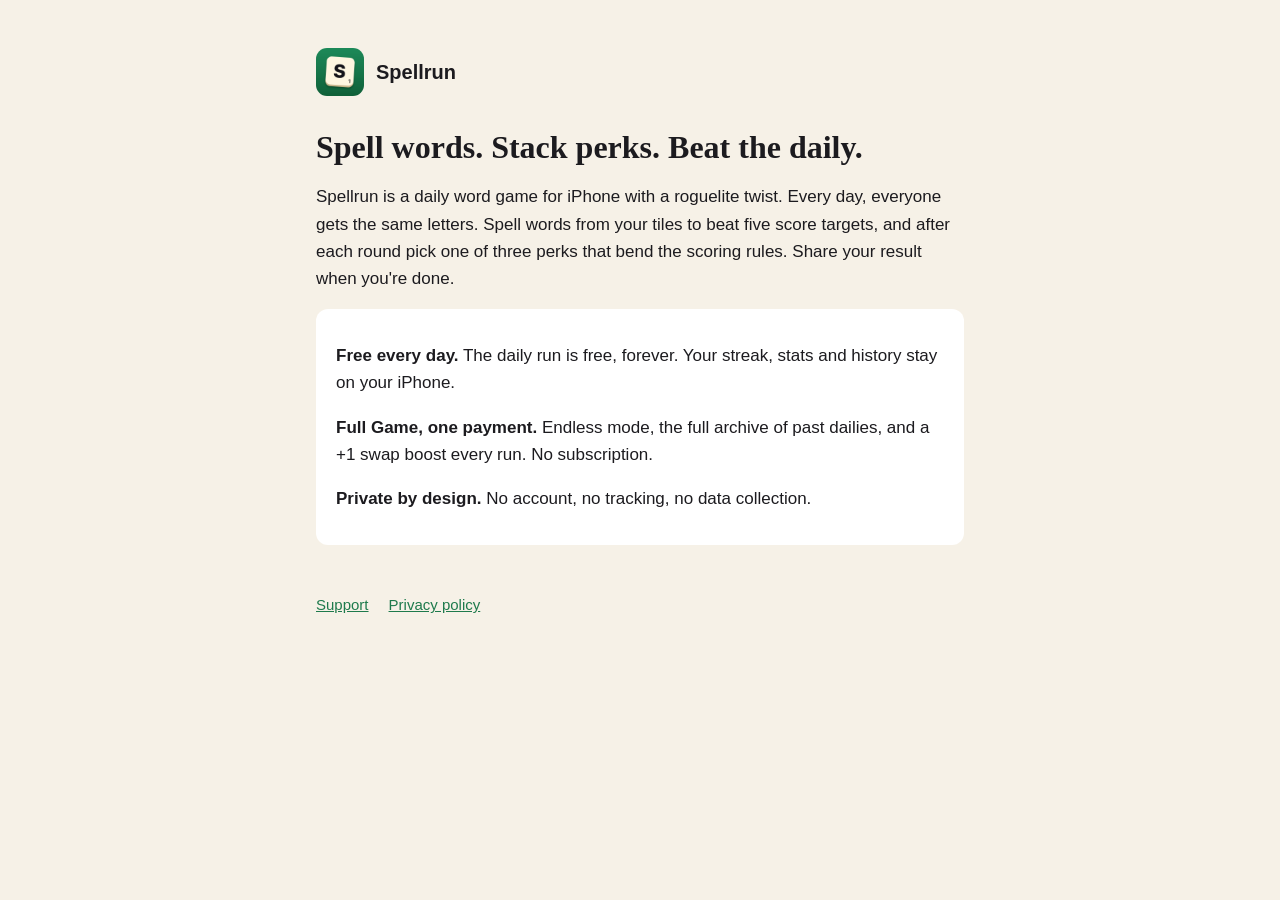
<file: index.html>
<!doctype html>
<html lang="en-GB">
<head>
<meta charset="utf-8"><meta name="viewport" content="width=device-width, initial-scale=1">
<title>Spellrun — Daily Word Roguelite for iPhone</title>
<meta name="description" content="A daily word game with a roguelite twist. Spell words from letter tiles, stack perks, beat five score targets. Same run for everyone, every day. Free on iPhone.">
<link rel="stylesheet" href="style.css">
</head>
<body><main>
<header><img src="icon.png" alt=""><a href="index.html">Spellrun</a></header>
<h1>Spell words. Stack perks. Beat the daily.</h1>
<p>Spellrun is a daily word game for iPhone with a roguelite twist. Every day, everyone gets the same letters. Spell words from your tiles to beat five score targets, and after each round pick one of three perks that bend the scoring rules. Share your result when you're done.</p>
<div class="card">
<p><strong>Free every day.</strong> The daily run is free, forever. Your streak, stats and history stay on your iPhone.</p>
<p><strong>Full Game, one payment.</strong> Endless mode, the full archive of past dailies, and a +1 swap boost every run. No subscription.</p>
<p><strong>Private by design.</strong> No account, no tracking, no data collection.</p>
</div>
<!-- Add the App Store badge link here once the app is live. -->
<nav><a href="support.html">Support</a><a href="privacy.html">Privacy policy</a></nav>
</main></body>
</html>
</file>
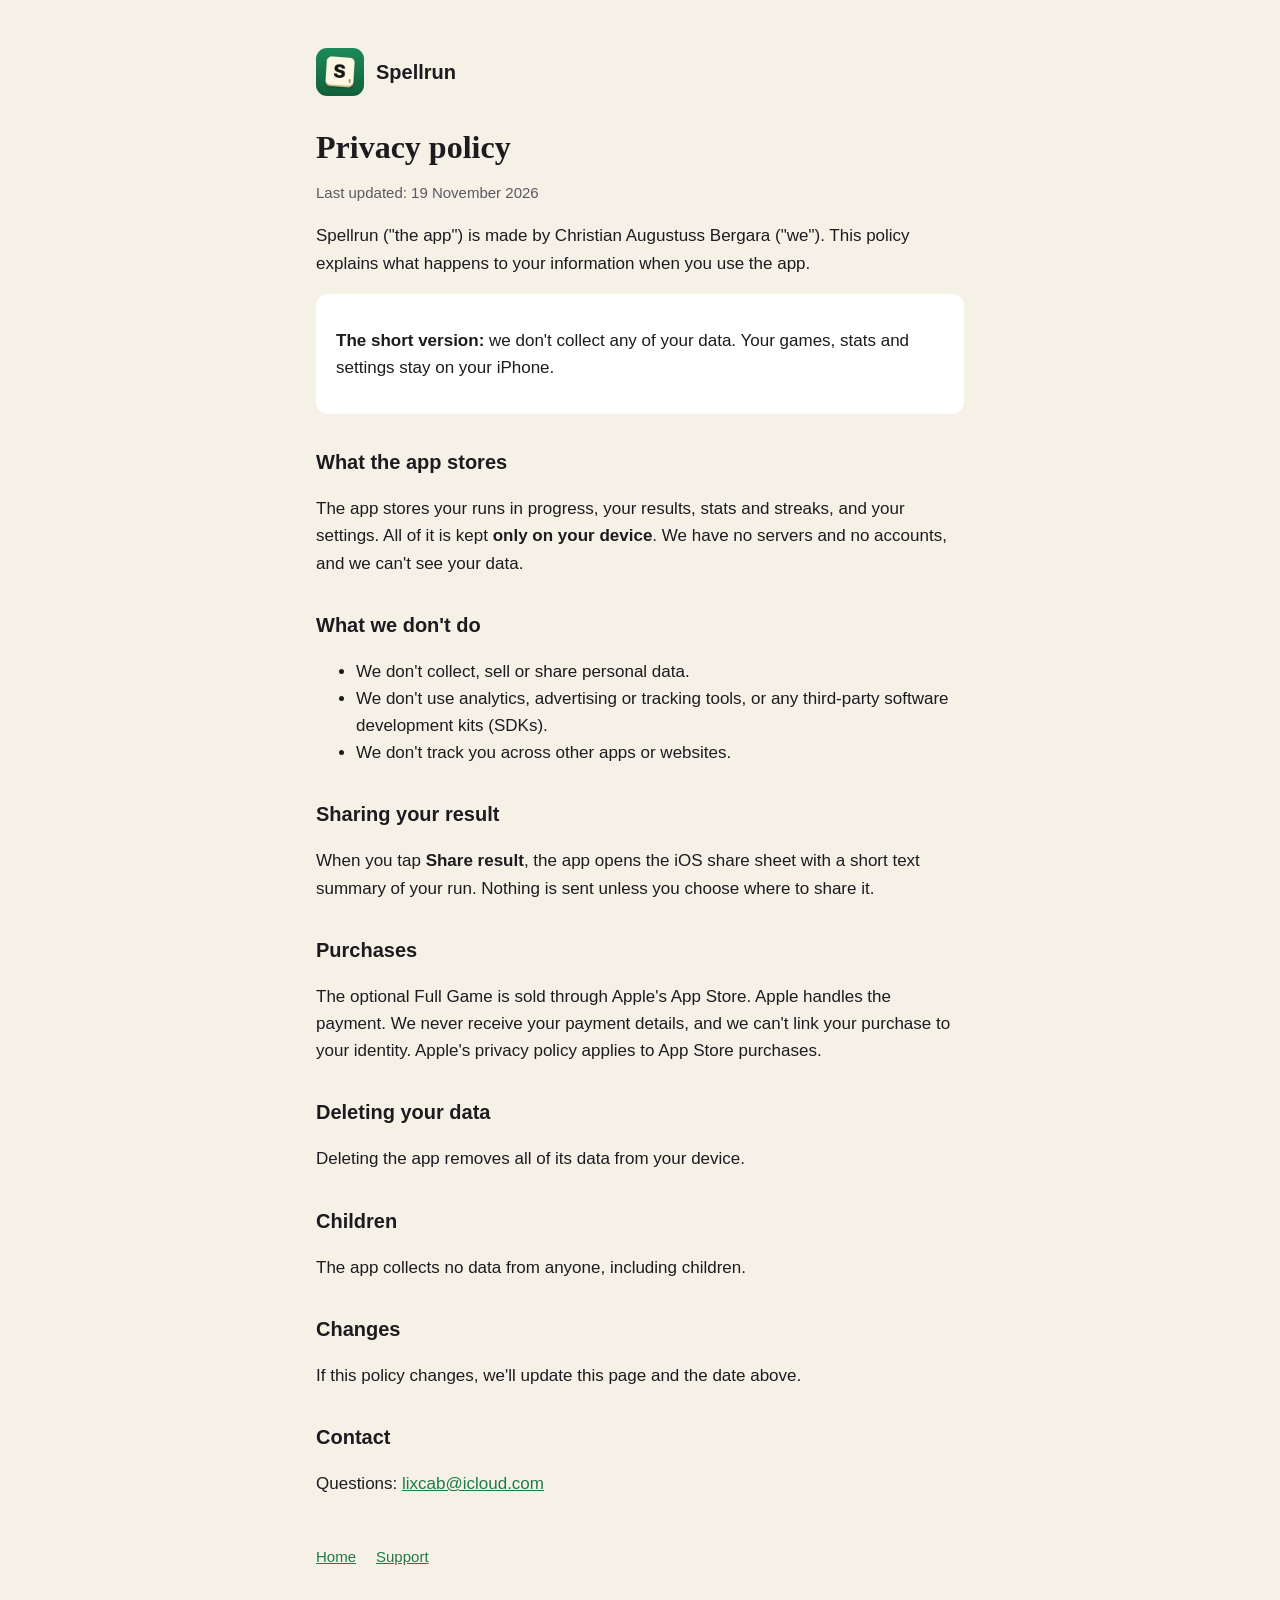
<file: privacy.html>
<!doctype html>
<html lang="en-GB">
<head>
<meta charset="utf-8"><meta name="viewport" content="width=device-width, initial-scale=1">
<title>Spellrun Privacy Policy</title>
<link rel="stylesheet" href="style.css">
</head>
<body><main>
<header><img src="icon.png" alt=""><a href="index.html">Spellrun</a></header>
<h1>Privacy policy</h1>
<p class="muted">Last updated: 19 November 2026</p>
<p>Spellrun ("the app") is made by Christian Augustuss Bergara ("we"). This policy explains what happens to your information when you use the app.</p>

<div class="card"><p><strong>The short version:</strong> we don't collect any of your data. Your games, stats and settings stay on your iPhone.</p></div>

<h2>What the app stores</h2>
<p>The app stores your runs in progress, your results, stats and streaks, and your settings. All of it is kept <strong>only on your device</strong>. We have no servers and no accounts, and we can't see your data.</p>

<h2>What we don't do</h2>
<ul>
<li>We don't collect, sell or share personal data.</li>
<li>We don't use analytics, advertising or tracking tools, or any third-party software development kits (SDKs).</li>
<li>We don't track you across other apps or websites.</li>
</ul>

<h2>Sharing your result</h2>
<p>When you tap <strong>Share result</strong>, the app opens the iOS share sheet with a short text summary of your run. Nothing is sent unless you choose where to share it.</p>

<h2>Purchases</h2>
<p>The optional Full Game is sold through Apple's App Store. Apple handles the payment. We never receive your payment details, and we can't link your purchase to your identity. Apple's privacy policy applies to App Store purchases.</p>

<h2>Deleting your data</h2>
<p>Deleting the app removes all of its data from your device.</p>

<h2>Children</h2>
<p>The app collects no data from anyone, including children.</p>

<h2>Changes</h2>
<p>If this policy changes, we'll update this page and the date above.</p>

<h2>Contact</h2>
<p>Questions: <a href="mailto:lixcab@icloud.com">lixcab@icloud.com</a></p>

<nav><a href="index.html">Home</a><a href="support.html">Support</a></nav>
</main></body>
</html>
</file>
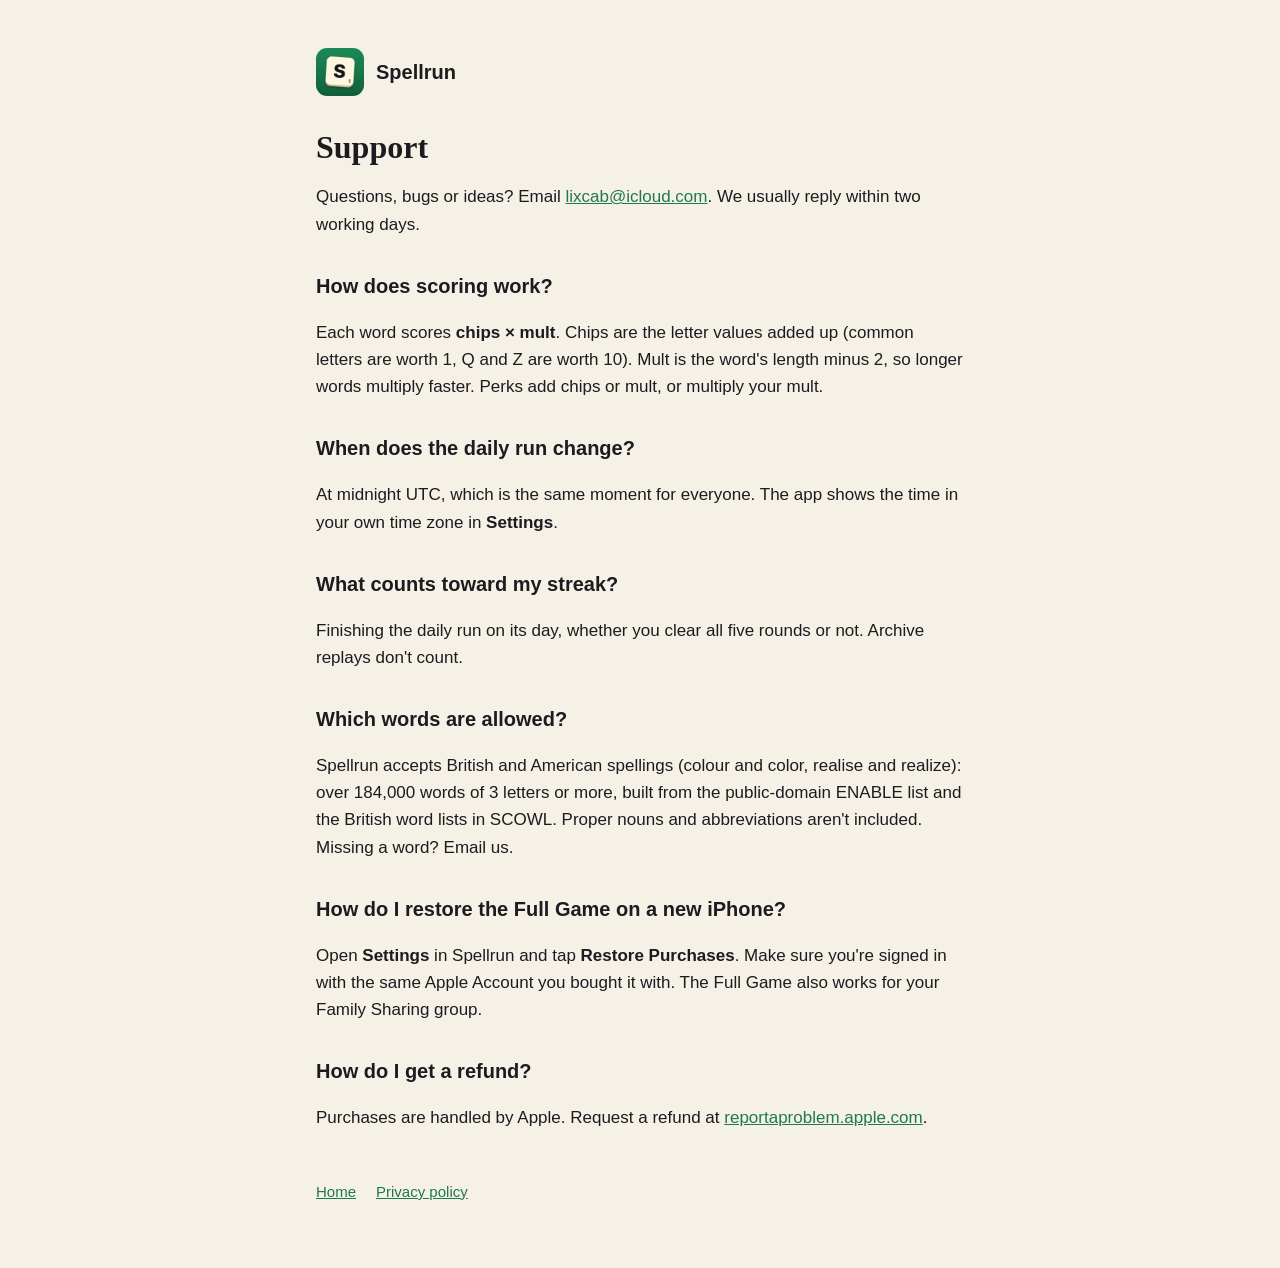
<file: support.html>
<!doctype html>
<html lang="en-GB">
<head>
<meta charset="utf-8"><meta name="viewport" content="width=device-width, initial-scale=1">
<title>Spellrun Support</title>
<link rel="stylesheet" href="style.css">
</head>
<body><main>
<header><img src="icon.png" alt=""><a href="index.html">Spellrun</a></header>
<h1>Support</h1>
<p>Questions, bugs or ideas? Email <a href="mailto:lixcab@icloud.com">lixcab@icloud.com</a>. We usually reply within two working days.</p>

<h2>How does scoring work?</h2>
<p>Each word scores <strong>chips × mult</strong>. Chips are the letter values added up (common letters are worth 1, Q and Z are worth 10). Mult is the word's length minus 2, so longer words multiply faster. Perks add chips or mult, or multiply your mult.</p>

<h2>When does the daily run change?</h2>
<p>At midnight UTC, which is the same moment for everyone. The app shows the time in your own time zone in <strong>Settings</strong>.</p>

<h2>What counts toward my streak?</h2>
<p>Finishing the daily run on its day, whether you clear all five rounds or not. Archive replays don't count.</p>

<h2>Which words are allowed?</h2>
<p>Spellrun accepts British and American spellings (colour and color, realise and realize): over 184,000 words of 3 letters or more, built from the public-domain ENABLE list and the British word lists in SCOWL. Proper nouns and abbreviations aren't included. Missing a word? Email us.</p>

<h2>How do I restore the Full Game on a new iPhone?</h2>
<p>Open <strong>Settings</strong> in Spellrun and tap <strong>Restore Purchases</strong>. Make sure you're signed in with the same Apple Account you bought it with. The Full Game also works for your Family Sharing group.</p>

<h2>How do I get a refund?</h2>
<p>Purchases are handled by Apple. Request a refund at <a href="https://reportaproblem.apple.com">reportaproblem.apple.com</a>.</p>

<nav><a href="index.html">Home</a><a href="privacy.html">Privacy policy</a></nav>
</main></body>
</html>
</file>
<file: style.css>
:root { --bg: #F6F1E7; --text: #1C1B1F; --muted: #5B5862; --accent: #1E7A4C; --card: #FFFFFF; }
@media (prefers-color-scheme: dark) { :root { --bg: #141317; --text: #F2EEE6; --muted: #ADA9B4; --accent: #4CC38A; --card: #1F1E24; } }
* { box-sizing: border-box; }
body { margin: 0; background: var(--bg); color: var(--text); font: 17px/1.6 -apple-system, BlinkMacSystemFont, "Segoe UI", Roboto, sans-serif; }
main { max-width: 680px; margin: 0 auto; padding: 48px 16px 64px; }
header { display: flex; align-items: center; gap: 12px; margin-bottom: 32px; }
header img { width: 48px; height: 48px; border-radius: 11px; }
header a { color: var(--text); text-decoration: none; font-weight: 600; font-size: 20px; }
h1 { font-size: 32px; line-height: 1.2; margin: 0 0 8px; }
h2 { font-size: 20px; margin: 32px 0 8px; }
p, li { color: var(--text); }
.muted { color: var(--muted); font-size: 15px; }
a { color: var(--accent); }
.card { background: var(--card); border-radius: 12px; padding: 16px 20px; margin: 16px 0; }
nav { margin-top: 48px; display: flex; gap: 20px; font-size: 15px; }
h1 { font-family: "New York", ui-serif, Georgia, serif; }
</file>
